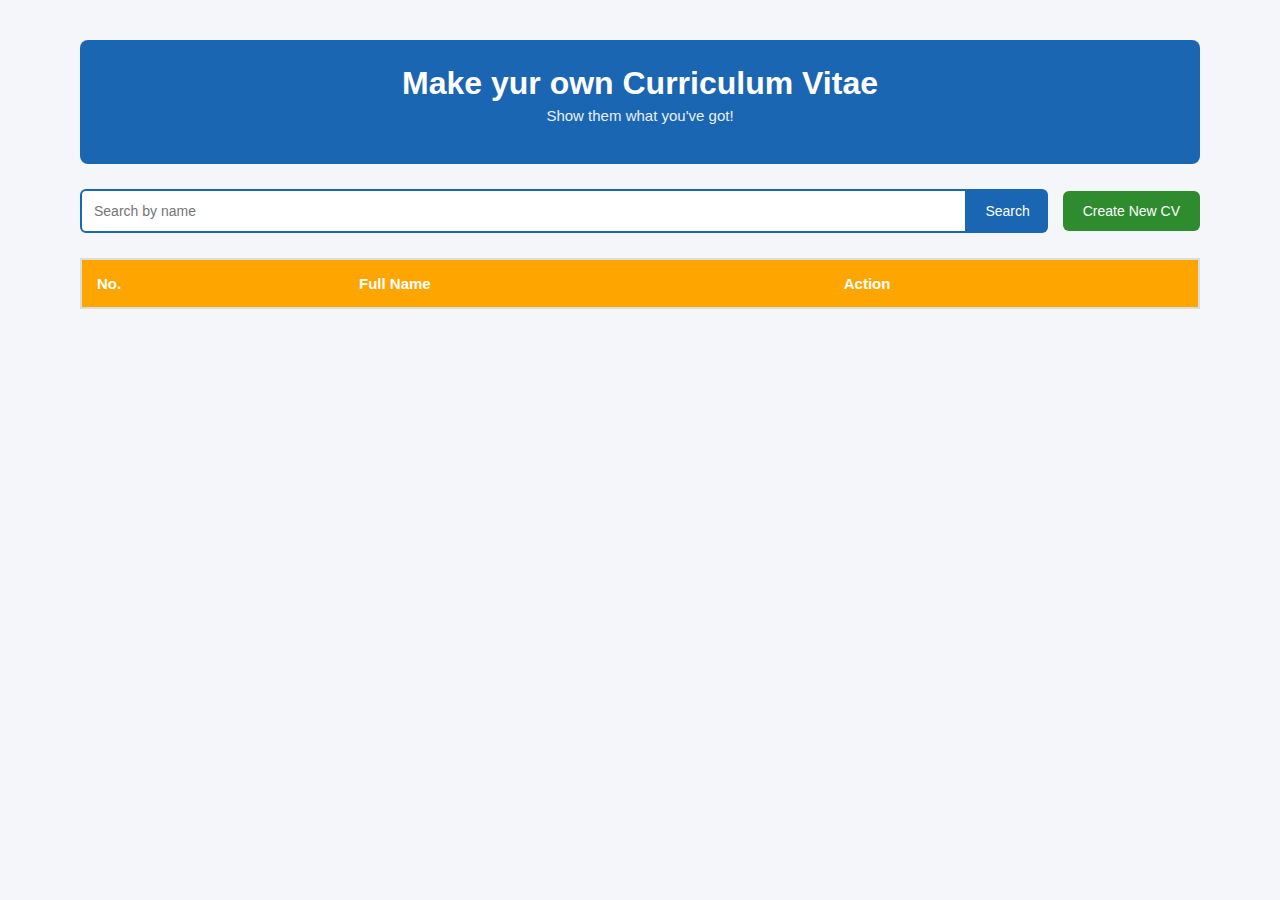
<file: index.html>
<!-- or home.html-->

<!DOCTYPE html>
<html lang="en">
<head>
    <meta charset="UTF-8">
    <meta name="viewport" content="width=device-width, initial-scale=1.0">
    <title>Curriculum Vitae</title>
    <link rel="icon" type="image/png" href="cvLogo.png"> <!--logo=====change filename based sa img-->
    <link rel="stylesheet" href="home.css"> 
</head>
<body>
    <div class="container">
        <header>
            <div>
                <h1>Make yur own Curriculum Vitae</h1>
                <p class="subtitle">Show them what you've got!</p>
            </div>
        </header>

        <div class="search-bar-container">
            <div class="search-wrapper">
                <input type="text" id="searchInput" placeholder="Search by name" class="search-input">
                <button class="search-btn" onclick="searchCV()">Search</button>
            </div>
            <a href="create.html" class="create-btn">Create New CV</a>
        </div>

        <div class="cv-list-container">
            <table class="cv-table">
                <thead>
                    <tr>
                        <th>No.</th>
                        <th>Full Name</th>
                        <th>Action</th>
                    </tr>
                </thead>
                <tbody id="cvTableBody">
                </tbody>
            </table>
        </div>
    </div>

    <script src="home.js"></script>
    
</body>
</html>
</file>
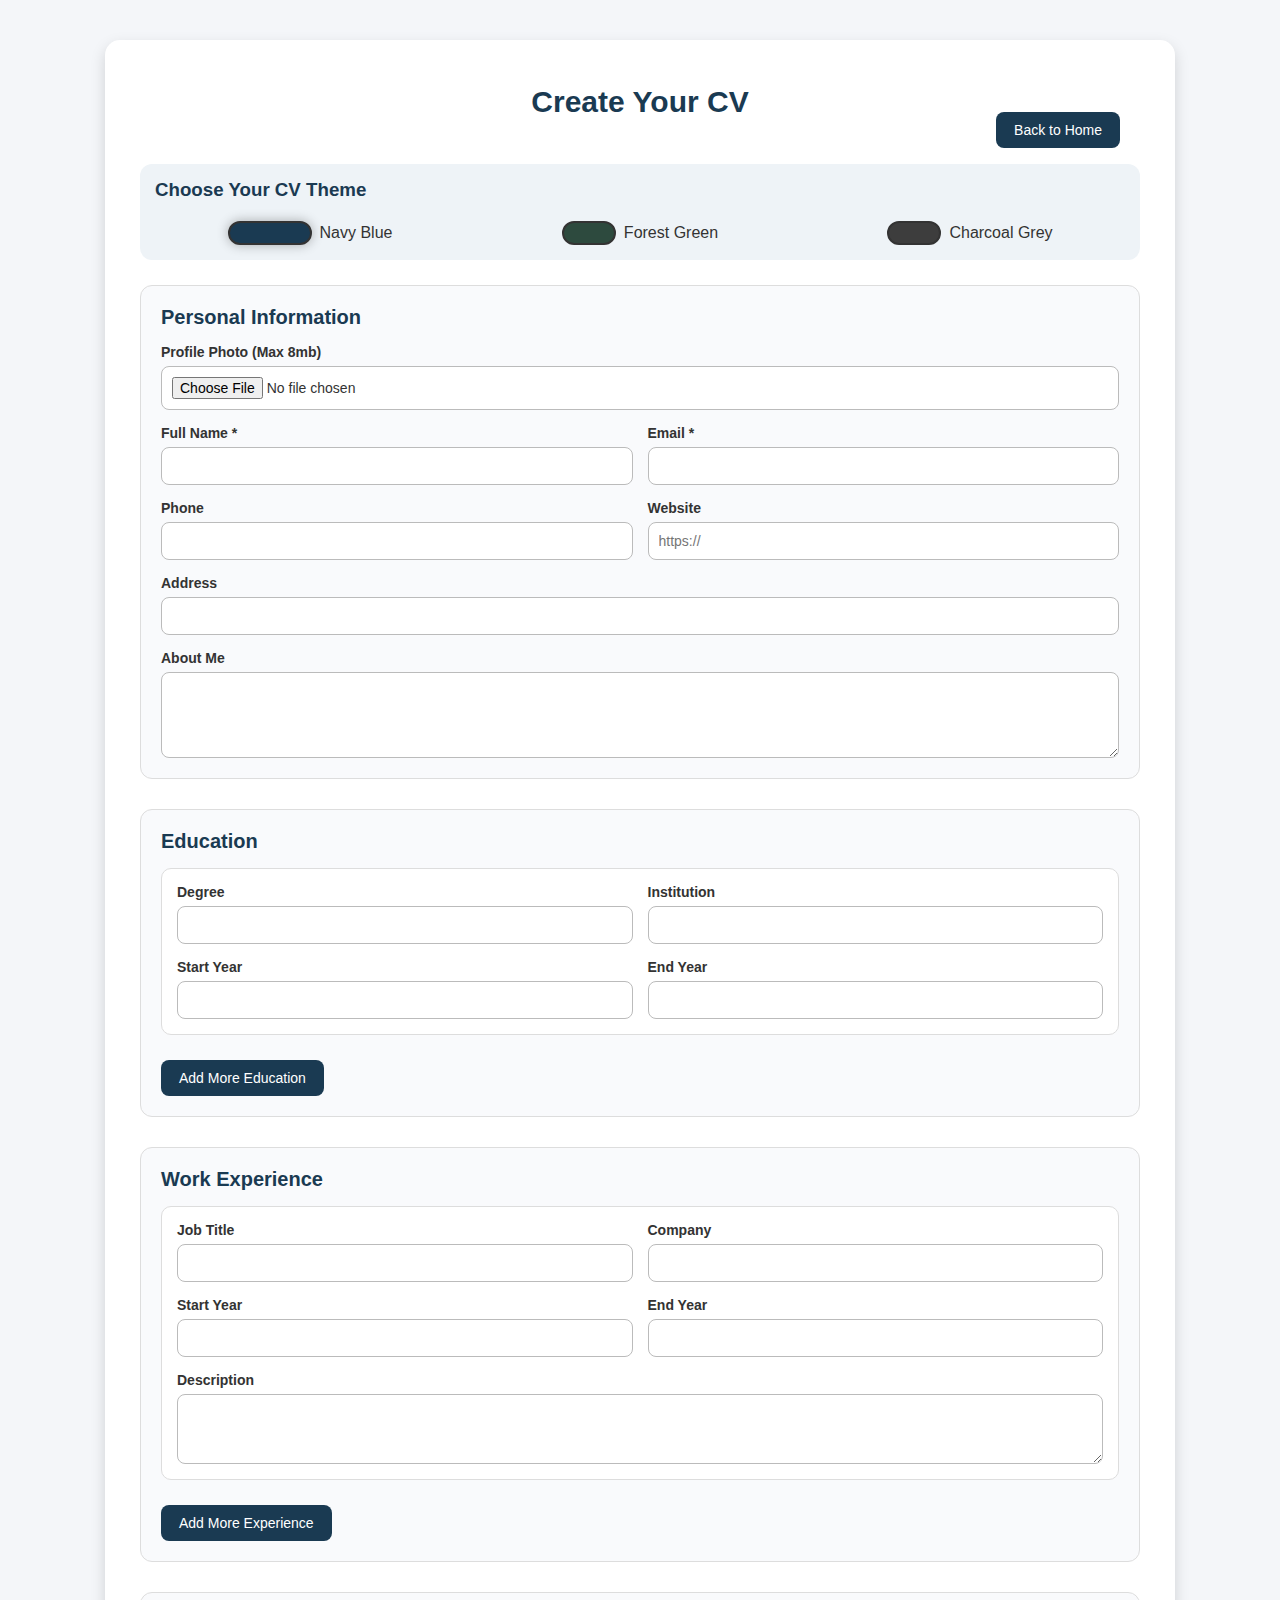
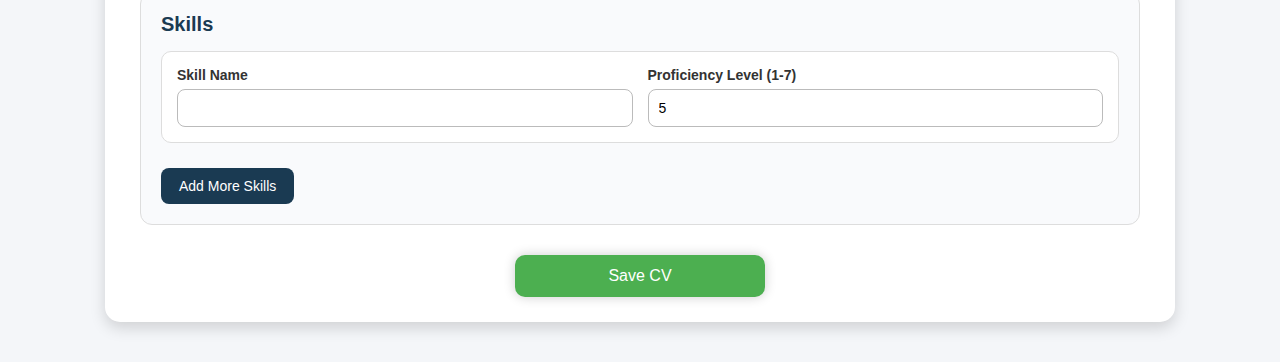
<file: create.html>
<!DOCTYPE html>
<html lang="en">

<head>
    <meta charset="UTF-8">
    <meta name="viewport" content="width=device-width, initial-scale=1.0">
    <title>Create CV</title>
    <link rel="stylesheet" href="create.css">
</head>

<body>
    <div class="container">
        <header>
            <h1>Create Your CV</h1>
            <a href="index.html" class="back-btn">Back to Home</a>
        </header>

        <form id="cvForm" class="cv-form">
            <div class="color-selector">
                <h3>Choose Your CV Theme</h3>
                <div class="color-options">
                    <label class="color-option">
                        <input type="radio" name="color_theme" value="#1a3a52" checked>
                        <span class="color-preview" style="background: #1a3a52;"></span>
                        <span class="color-name">Navy Blue</span>
                    </label>
                    <label class="color-option">
                        <input type="radio" name="color_theme" value="#2d4a3e">
                        <span class="color-preview" style="background: #2d4a3e;"></span>
                        <span class="color-name">Forest Green</span>
                    </label>
                    <label class="color-option">
                        <input type="radio" name="color_theme" value="#3d3d3d">
                        <span class="color-preview" style="background: #3d3d3d;"></span>
                        <span class="color-name">Charcoal Grey</span>
                    </label>
                </div>
            </div>

            <div class="form-section">
                <h2>Personal Information</h2>
                <div class="form-grid">
                    <div class="form-group full-width">
                        <label>Profile Photo (Max 8mb)</label>
                        <input type="file" id="profileImage" accept="image/*" class="file-input">
                        <div id="imagePreview"></div>
                    </div>
                    <div class="form-group">
                        <label>Full Name *</label>
                        <input type="text" id="fullName" required>
                    </div>
                    <div class="form-group">
                        <label>Email *</label>
                        <input type="email" id="email" required>
                    </div>
                    <div class="form-group">
                        <label>Phone</label>
                        <input type="tel" id="phone">
                    </div>
                    <div class="form-group">
                        <label>Website</label>
                        <input type="url" id="website" placeholder="https://">
                    </div>
                    <div class="form-group full-width">
                        <label>Address</label>
                        <input type="text" id="address">
                    </div>
                    <div class="form-group full-width">
                        <label>About Me</label>
                        <textarea id="aboutMe" rows="4"></textarea>
                    </div>
                </div>
            </div>

            <div class="form-section">
                <h2>Education</h2>
                <div id="educationContainer">
                    <div class="dynamic-entry">
                        <div class="form-grid">
                            <div class="form-group">
                                <label>Degree</label>
                                <input type="text" class="degree">
                            </div>
                            <div class="form-group">
                                <label>Institution</label>
                                <input type="text" class="institution">
                            </div>
                            <div class="form-group">
                                <label>Start Year</label>
                                <input type="text" class="edu_start_year">
                            </div>
                            <div class="form-group">
                                <label>End Year</label>
                                <input type="text" class="edu_end_year">
                            </div>
                        </div>
                    </div>
                </div>
                <button type="button" class="add-more-btn" onclick="addEducation()">Add More Education</button>
            </div>

            <div class="form-section">
                <h2>Work Experience</h2>
                <div id="experienceContainer">
                    <div class="dynamic-entry">
                        <div class="form-grid">
                            <div class="form-group">
                                <label>Job Title</label>
                                <input type="text" class="job_title">
                            </div>
                            <div class="form-group">
                                <label>Company</label>
                                <input type="text" class="company">
                            </div>
                            <div class="form-group">
                                <label>Start Year</label>
                                <input type="text" class="exp_start_year">
                            </div>
                            <div class="form-group">
                                <label>End Year</label>
                                <input type="text" class="exp_end_year">
                            </div>
                            <div class="form-group full-width">
                                <label>Description</label>
                                <textarea class="description" rows="3"></textarea>
                            </div>
                        </div>
                    </div>
                </div>
                <button type="button" class="add-more-btn" onclick="addExperience()">Add More Experience</button>
            </div>

            <div class="form-section">
                <h2>Skills</h2>
                <div id="skillsContainer">
                    <div class="dynamic-entry skill-entry">
                        <div class="form-grid">
                            <div class="form-group">
                                <label>Skill Name</label>
                                <input type="text" class="skill_name">
                            </div>
                            <div class="form-group">
                                <label>Proficiency Level (1-7)</label>
                                <input type="number" class="skill_level" min="1" max="7" value="5">
                            </div>
                        </div>
                    </div>
                </div>
                <button type="button" class="add-more-btn" onclick="addSkill()">Add More Skills</button>
            </div>

            <div class="form-actions">
                <button type="submit" class="save-btn">Save CV</button>
            </div>
        </form>
    </div>
    <script src="create.js"></script>
</body>

</html>
</file>
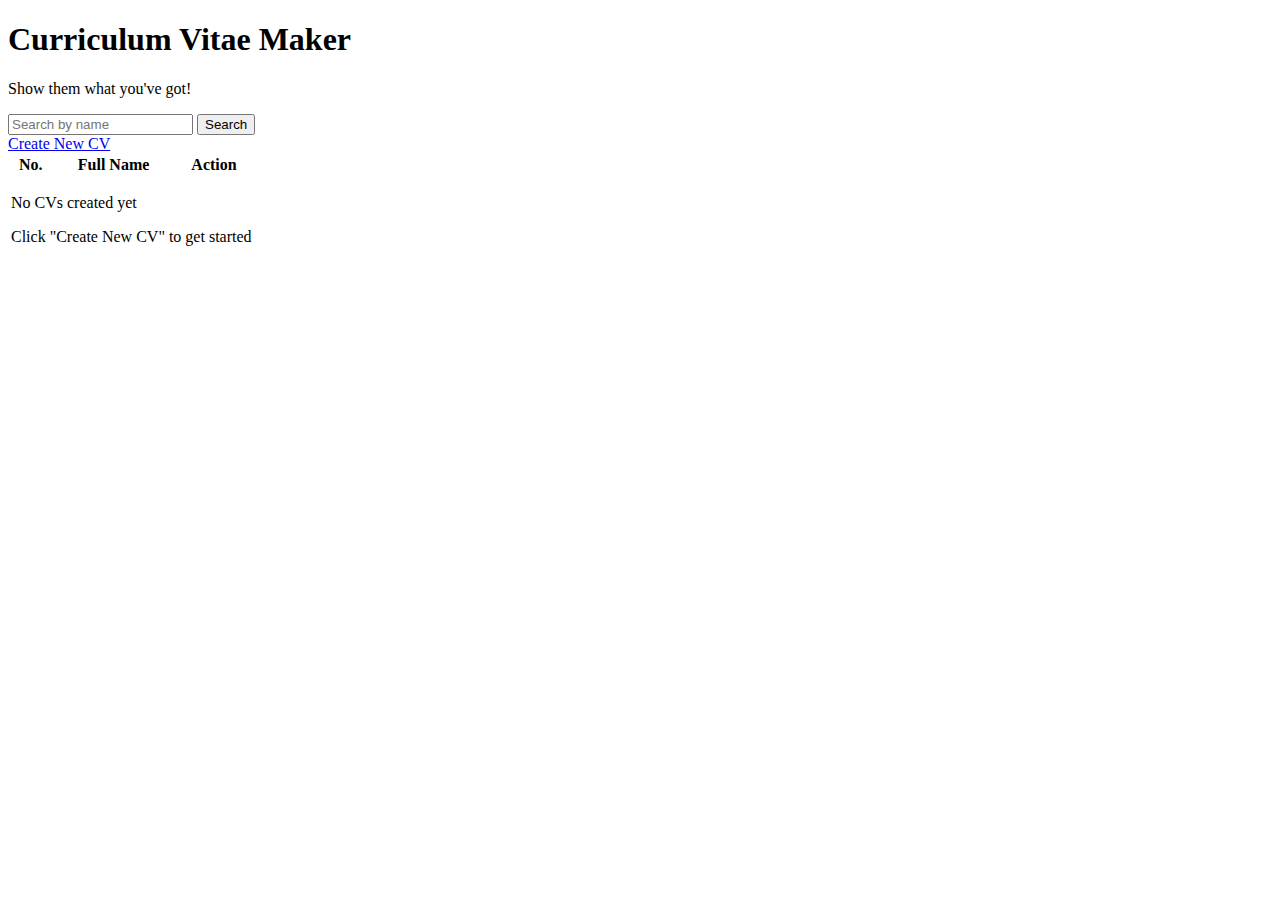
<file: home.html>
<!DOCTYPE html>
<html lang="en">
<head>
    <meta charset="UTF-8">
    <meta name="viewport" content="width=device-width, initial-scale=1.0">
    <title>CV Generator</title>
    <!--<link rel="stylesheet" href="styles.css"> Diana, tanggalin mo na lang itong comment if icoconnect mo na yung CSS file mo. if iba name, edit mo na lang -->
<body>
    <div class="container">
        <header>
            <div>
                <h1>Curriculum Vitae Maker</h1>
                <p class="subtitle">Show them what you've got!</p>
            </div>
        </header>

        <div class="search-bar-container">
            <div class="search-wrapper">
                <input type="text" id="searchInput" placeholder="Search by name" class="search-input">
                <button class="search-btn" onclick="searchCV()">Search</button>
            </div>
            <a href="create.html" class="create-btn">Create New CV</a>
        </div>

        <div class="cv-list-container">
            <table class="cv-table">
                <thead>
                    <tr>
                        <th>No.</th>
                        <th>Full Name</th>
                        <th>Action</th>
                    </tr>
                </thead>
                <tbody id="cvTableBody">
                </tbody>
            </table>
        </div>
    </div>

    <script>
        // for this part, sa local storage muna to. this is json scripting. Justine, if icoconnet mo naman na sa XAMPP database 
        //ito, pwede mo i delete tong script part. pag may errors, sabihan mo ako
        // i'll  convert them into PHP na lang para di u mahiraparnch
        function loadCVList() {
            const cvList = JSON.parse(localStorage.getItem('cvList') || '[]');
            const tbody = document.getElementById('cvTableBody');
            
            if (cvList.length === 0) {
                tbody.innerHTML = `
                    <tr>
                        <td colspan="3" class="empty-state">
                            <div class="empty-message">
                                <p>No CVs created yet</p>
                                <p class="empty-hint">Click "Create New CV" to get started</p>
                            </div>
                        </td>
                    </tr>
                `;
                return;
            }
            
            tbody.innerHTML = '';
            cvList.forEach((cv, index) => {
                const row = document.createElement('tr');
                row.className = 'cv-row';
                row.setAttribute('data-name', cv.fullName.toLowerCase());
                row.innerHTML = `
                    <td>${index + 1}</td>
                    <td class="name-cell">${cv.fullName}</td>
                    <td>
                        <a href="view.html?id=${cv.id}" class="view-btn">View</a>
                    </td>
                `;
                tbody.appendChild(row);
            });
        }
        //hanggang dito pwede i-remove, wag  lang lines 78-90

        // for search function
        function searchCV() {
            const searchTerm = document.getElementById('searchInput').value.toLowerCase();
            const rows = document.querySelectorAll('.cv-row');
            
            rows.forEach(row => {
                const name = row.getAttribute('data-name');
                row.style.display = name.includes(searchTerm) ? '' : 'none';
            });
        }

        // displaying real-time search
        document.getElementById('searchInput').addEventListener('input', searchCV);
        //line 92-93(can also delete this one)
        window.onload = loadCVList;
    </script>
    
</body>
</html>
</file>
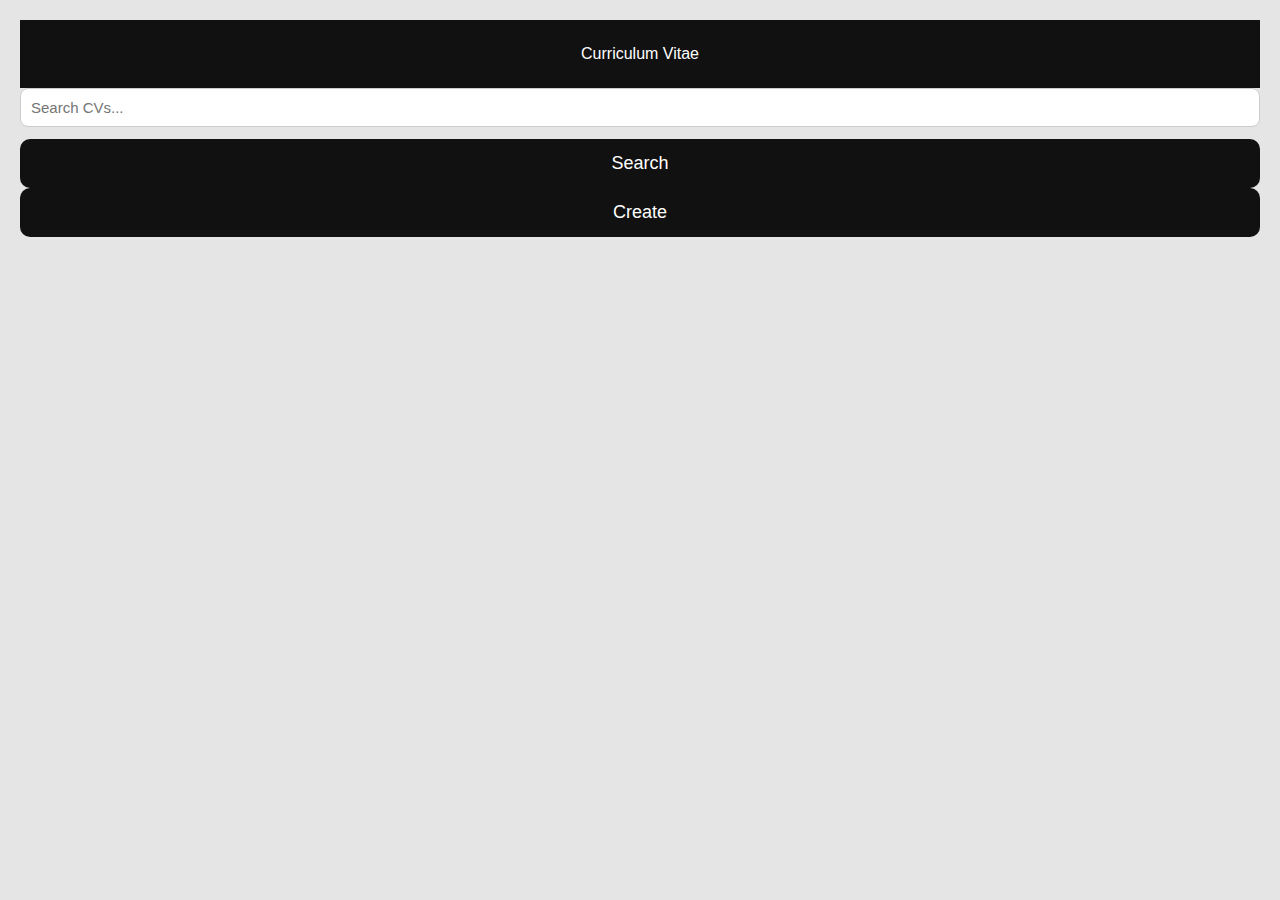
<file: maincode.html>
<!DOCTYPE html>
<html lang="en">
<head>
    <meta charset="UTF-8">
    <meta name="viewport" content="width=device-width, initial-scale=1.0">
    <link rel="stylesheet" href="styles.css">
    <title>Curriculum Vitae Generator</title>
</head>
<body>
    <div class="header">Curriculum Vitae</div>
    <div class="search">
        <input type="text" class="search-bar" placeholder="Search CVs..." id="searchInput">
        <button class="Search" onclick="searchCV()">Search</button>
        <button class="Create" onclick="createCV()">Create</button> <!-- hkcj-->
    </div>

    </div>

</body>
</html>
</file>
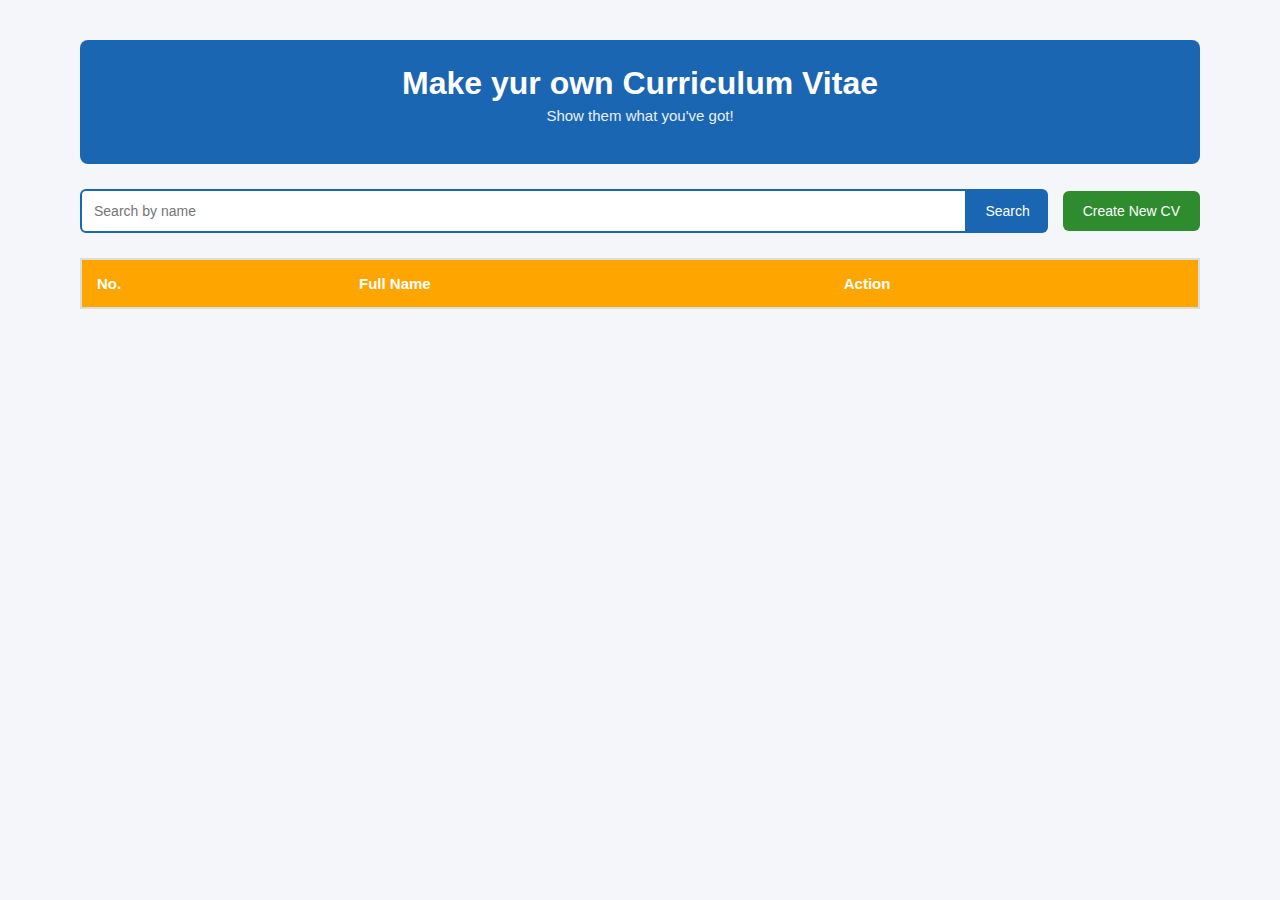
<file: update.html>
<!DOCTYPE html>
<html lang="en">
<head>
    <meta charset="UTF-8">
    <meta name="viewport" content="width=device-width, initial-scale=1.0">
    <title>Update CV</title>
    <link rel="stylesheet" href="update.css">
</head>
<body>
    <div class="container">
        <header>
            <h1>Update Your CV</h1>
            <a href="#" onclick="goBack()" class="back-btn">Back to View</a>
        </header>

        <form id="cvForm" class="cv-form">
            <!-- Color Theme Selector -->
            <div class="color-selector">
                <h3>Choose Your CV Theme</h3>
                <div class="color-options">
                    <label class="color-option">
                        <input type="radio" name="color_theme" value="#1a3a52">
                        <span class="color-preview" style="background: #1a3a52;"></span>
                        <span class="color-name">Navy Blue</span>
                    </label>
                    <label class="color-option">
                        <input type="radio" name="color_theme" value="#2d4a3e">
                        <span class="color-preview" style="background: #2d4a3e;"></span>
                        <span class="color-name">Forest Green</span>
                    </label>
                    <label class="color-option">
                        <input type="radio" name="color_theme" value="#3d3d3d">
                        <span class="color-preview" style="background: #3d3d3d;"></span>
                        <span class="color-name">Charcoal Grey</span>
                    </label>
                </div>
            </div>

            <!-- Personal Info -->
            <div class="form-section">
                <h2>Personal Information</h2>
                <div class="form-grid">
                    <div class="form-group full-width">
                        <label>Profile Photo</label>
                        <div id="currentImagePreview"></div>
                        <input type="file" id="profileImage" accept="image/*" class="file-input">
                        <div id="imagePreview"></div>
                    </div>
                    <div class="form-group">
                        <label>Full Name *</label>
                        <input type="text" id="fullName" required>
                    </div>
                    <div class="form-group">
                        <label>Email *</label>
                        <input type="email" id="email" required>
                    </div>
                    <div class="form-group">
                        <label>Phone</label>
                        <input type="tel" id="phone">
                    </div>
                    <div class="form-group">
                        <label>Website</label>
                        <input type="url" id="website" placeholder="https://">
                    </div>
                    <div class="form-group full-width">
                        <label>Address</label>
                        <input type="text" id="address">
                    </div>
                    <div class="form-group full-width">
                        <label>About Me</label>
                        <textarea id="aboutMe" rows="4"></textarea>
                    </div>
                </div>
            </div>

            <!-- Education -->
            <div class="form-section">
                <h2>Education</h2>
                <div id="educationContainer"></div>
                <button type="button" class="add-more-btn" onclick="addEducation()">Add More Education</button>
            </div>

            <!-- Work Experience -->
            <div class="form-section">
                <h2>Work Experience</h2>
                <div id="experienceContainer"></div>
                <button type="button" class="add-more-btn" onclick="addExperience()">Add More Experience</button>
            </div>

            <!-- Skills -->
            <div class="form-section">
                <h2>Skills</h2>
                <div id="skillsContainer"></div>
                <button type="button" class="add-more-btn" onclick="addSkill()">Add More Skills</button>
            </div>

            <div class="form-actions">
                <button type="submit" class="save-btn">Save Changes</button>
            </div>
        </form>
    </div>

    <!-- Link to external JS -->
    <script src="update.js"></script>
</body>
</html>
</file>
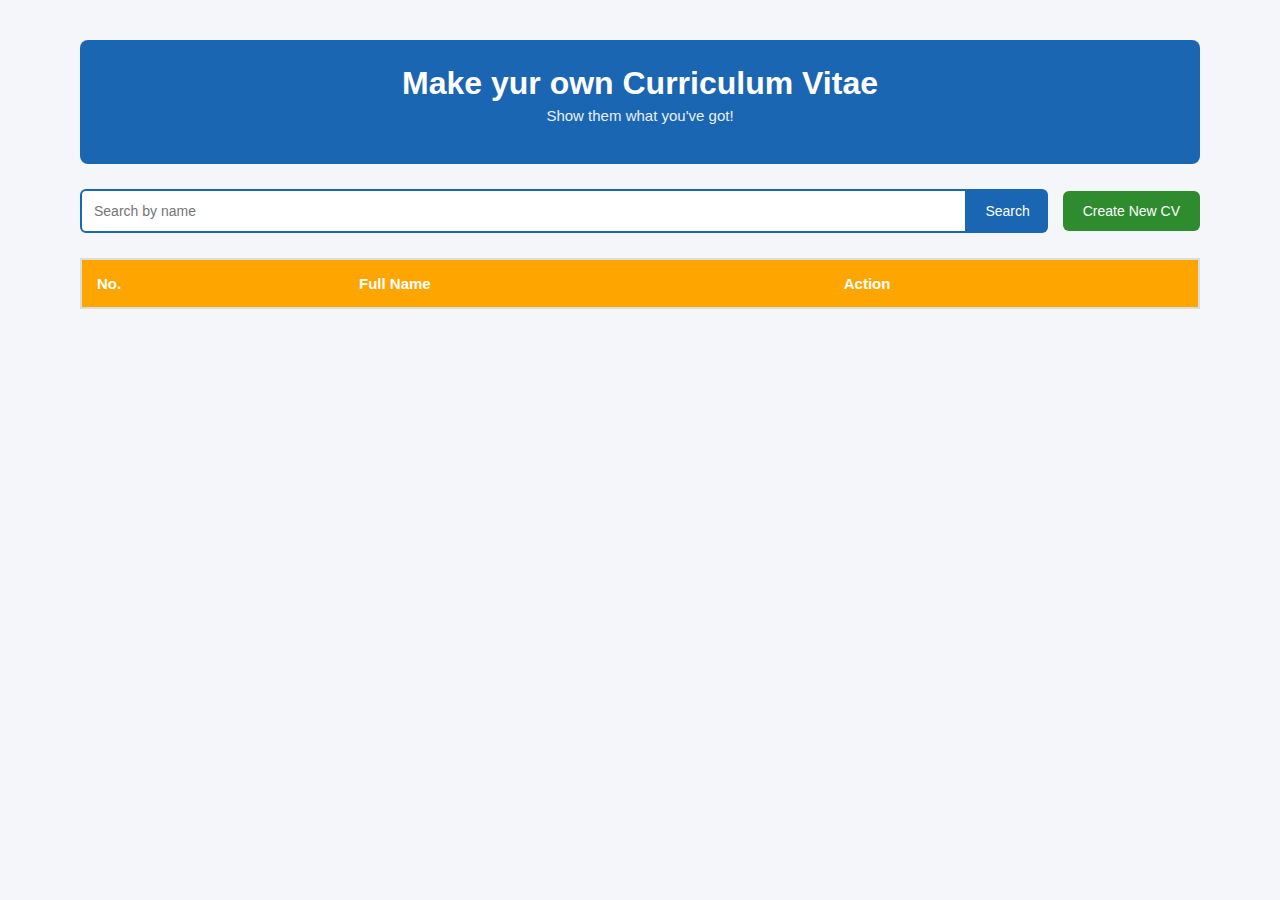
<file: view.html>
<!DOCTYPE html>
<html lang="en">

<head>
    <meta charset="UTF-8">
    <meta name="viewport" content="width=device-width, initial-scale=1.0">
    <title>Curriculum Vitae</title>
    <link rel="icon" type="image/png" href="cvLogo.png"> <!--logo=====change filename based sa img-->
    <link rel="stylesheet" href="view.css">
    <style id="themeStyle"></style>
</head>

<body>
    <div class="container">
        <header>
            <h1>Curriculum Vitae</h1>
            <a href="index.html" class="back-btn">Back to Home</a>
        </header>

        <div class="cv-preview-container" id="cvPreview">
            <div class="cv-layout">
                <div class="cv-sidebar">
                    <div class="cv-profile-section" id="profileSection"></div>

                    <div class="cv-name-section">
                        <h1 class="cv-name" id="cvName"></h1>
                        <p class="cv-title" id="cvProfession"></p>
                    </div>

                    <div class="cv-contact-section">
                        <h2 class="cv-section-title">
                            <span class="section-icon">Contact</span>
                        </h2>
                        <div id="contactInfo"></div>
                    </div>

                    <div class="cv-skills-section" id="skillsSection">
                        <h2 class="cv-section-title">
                            <span class="section-icon">Skills</span>
                        </h2>
                        <div id="skillsList"></div>
                    </div>
                </div>

                <div class="cv-content">
                    <div class="cv-about-section" id="aboutSection"></div>
                    <div class="cv-education-section" id="educationSection"></div>
                    <div class="cv-experience-section" id="experienceSection"></div>
                </div>
            </div>
        </div>

        <div class="cv-actions">
            <button onclick="updateCV()" class="action-btn update-btn">Update</button>
            <button onclick="deleteCV()" class="action-btn delete-btn">Delete</button>
            <button onclick="downloadCV()" class="action-btn download-btn">Download</button>
        </div>
    </div>

    <div id="confirmDialog" class="dialog-overlay">
        <div class="dialog-box">
            <h3 id="dialogTitle"></h3>
            <p id="dialogMessage"></p>
            <div class="dialog-actions">
                <button onclick="closeDialog()" class="dialog-btn cancel-btn">Cancel</button>
                <button id="confirmBtn" class="dialog-btn confirm-btn">Confirm</button>
            </div>
        </div>
    </div>

    <script src="view.js"></script>
</body>

</html>
</file>
<file: home.css>
body {
    margin: 0;
    padding: 0;
    font-family: Arial, sans-serif;
    background: #f4f6f9;
    color: #333;
}

.container {
    width: 100%;
    min-height: 100vh;
    padding: 40px 80px;
    box-sizing: border-box;
}

header {
    background: #1a66b3;
    padding: 25px;
    border-radius: 8px;
    margin-bottom: 25px;
    color: white;
    text-align: center;
}

header h1 {
    margin: 0;
    font-size: 32px;
    text-align: center;
}

.subtitle {
    margin-top: 5px;
    font-size: 15px;
    opacity: 0.9;
    text-align: center;
}

.search-bar-container {
    display: flex;
    justify-content: space-between;
    align-items: center;
    margin-bottom: 25px;
    gap: 15px;
    flex-wrap: wrap;
}

.search-wrapper {
    display: flex;
    flex: 1;
    max-width: 1000px;
}

.search-input {
    flex: 1;
    padding: 12px;
    border: 2px solid #1a66b3;
    border-radius: 6px 0 0 6px;
    font-size: 14px;
    outline: none;
}

.search-btn {
    padding: 12px 18px;
    border: none;
    background: #1a66b3;
    color: white;
    font-size: 14px;
    cursor: pointer;
    border-radius: 0 6px 6px 0;
    transition: 0.3s;
}

.search-btn:hover {
    background: #14508c;
}

.create-btn {
    text-decoration: none;
    background: #2e8b2e;
    color: white;
    padding: 12px 20px;
    border-radius: 6px;
    font-size: 14px;
    transition: 0.3s;
}

.create-btn:hover {
    background: #246d24;
}

.cv-list-container {
    margin-top: 20px;
    overflow-x: auto;
}

.cv-table {
    width: 100%;
    border-collapse: collapse;
    background: white;
    border: 2px solid #ddd;
}

.cv-table thead {
    background: orange;
    color: white;
    font-weight: bold;
}

.cv-table th,
.cv-table td {
    padding: 15px;
    text-align: left;
    font-size: 15px;
}

.cv-table tbody tr {
    border-bottom: 1px solid #ddd;
}

.cv-table tbody tr:hover {
    background: #f9f9f9;
}

.name-cell {
    font-weight: bold;
}

.view-btn {
    text-decoration: none;
    background: #1a66b3;
    color: white;
    padding: 8px 14px;
    border-radius: 6px;
    font-size: 13px;
    transition: 0.3s;
}

.view-btn:hover {
    background: #14508c;
}

.empty-state {
    text-align: center;
    padding: 50px;
}

.empty-message p {
    margin: 5px 0;
    font-size: 16px;
}

.empty-hint {
    font-size: 14px;
    color: gray;
}

@media (max-width: 768px) {
    .container {
        padding: 20px;
    }

    .search-bar-container {
        flex-direction: column;
        align-items: stretch;
    }

    .search-wrapper {
        width: 100%;
        max-width: 100%;
    }

    .create-btn {
        width: 100%;
        text-align: center;
    }
}
</file>
<file: create.css>
/* body ng page */
body {
    font-family: Arial, sans-serif;
    background: #f4f6f9;
    margin: 0;
    padding: 0;
    color: #333;
}

/* main wrapper ng content */
.container {
    width: 90%;
    max-width: 1000px;
    margin: 40px auto;
    background: #fff;
    padding: 25px 35px;
    border-radius: 15px;
    box-shadow: 0px 6px 15px rgba(0, 0, 0, 0.15);
}

/* header section */
header {
    position: relative;
    display: flex;
    justify-content: center;
    align-items: center;
    margin-bottom: 25px;
    text-align: center;
}

/* title sa header */
header h1 {
    font-size: 30px;
    margin-bottom: 20px;

    color: #1a3a52;
}

/* back button */
.back-btn {
    position: absolute;
    right: 0;
    text-decoration: none;
    background: #1a3a52;
    color: white;
    margin-top: 55px;
    margin-right: 20px;
    padding: 10px 18px;
    border-radius: 8px;
    font-size: 14px;
    transition: 0.3s;
}

.back-btn:hover {
    background: #143044;
}

/* bawat section ng form */
.form-section {
    margin-bottom: 30px;
    padding: 20px;
    border-radius: 12px;
    background: #f9fafc;
    border: 1px solid #ddd;
}

/* heading ng section */
.form-section h2 {
    margin-top: 0;
    font-size: 20px;
    color: #1a3a52;
    margin-bottom: 15px;
}

/* grid layout ng form fields */
.form-grid {
    display: grid;
    grid-template-columns: repeat(2, 1fr);
    gap: 15px;
}

/* full width input sa grid */
.full-width {
    grid-column: span 2;
}

/* wrapper ng label at input */
.form-group {
    display: flex;
    flex-direction: column;
}

/* label ng input */
.form-group label {
    font-weight: bold;
    margin-bottom: 6px;
    font-size: 14px;
}

/* style ng input at textarea */
.form-group input,
.form-group textarea {
    padding: 10px;
    border: 1px solid #bbb;
    border-radius: 8px;
    font-size: 14px;
    outline: none;
    transition: 0.3s;
}

/* focus effect sa input/textarea */
.form-group input:focus,
.form-group textarea:focus {
    border-color: #1a3a52;
    box-shadow: 0px 0px 5px rgba(26, 58, 82, 0.4);
}

/* file input style */
.file-input {
    padding: 8px;
    background: white;
    border-radius: 8px;
}

/* image preview sa form */
#imagePreview img {
    margin-top: 10px;
    border: 2px solid #1a3a52;
    padding: 5px;
}

/* color selector section */
.color-selector {
    margin-bottom: 25px;
    padding: 15px;
    border-radius: 12px;
    background: #eef3f7;
}

/* heading ng color selector */
.color-selector h3 {
    margin: 0 0 20px;
    color: #1a3a52;
}

/* container ng color options */
.color-options {
    display: flex;
    gap: 20px;
    width: 100%;
    justify-content: space-around;
}

/* single color option */
.color-option {
    display: flex;
    align-items: center;
    gap: 8px;
    cursor: pointer;
    flex: 1;
    justify-content: center;
}

/* hide radio input */
.color-option input[type="radio"] {
    display: none;
}

.color-options:hover {
    cursor: pointer;
}

/* expand color preview when checked */
.color-option input[type="radio"]:checked+.color-preview {
    width: 80px;
    box-shadow: 0 0 12px rgba(0, 0, 0, 0.3);
}

/* color preview dot */
.color-preview {
    width: 50px;
    height: 20px;
    border-radius: 50px;
    border: 2px solid #333;
    transition: width 0.3s ease, box-shadow 0.3s ease;
}

/* wrapper ng dynamic entry */
.dynamic-entry {
    margin-bottom: 15px;
    padding: 15px;
    border-radius: 10px;
    background: #fff;
    border: 1px solid #ddd;
}

/* button para mag-add ng bagong entry */
.add-more-btn {
    margin-top: 10px;
    background: #1a3a52;
    color: white;
    border: none;
    padding: 10px 18px;
    border-radius: 8px;
    cursor: pointer;
    font-size: 14px;
    transition: 0.3s;
}

.add-more-btn:hover {
    background: #143044;
}

/* button para mag-remove ng entry */
.remove-btn {
    margin-top: 10px;
    background: crimson;
    color: white;
    border: none;
    padding: 8px 15px;
    border-radius: 8px;
    cursor: pointer;
    font-size: 13px;
    transition: 0.3s;
}

.remove-btn:hover {
    background: darkred;
}

/* save button sa form */
.save-btn {
    max-width: 250px;
    width: 100%;
    margin: 0 auto;
    display: block;
    padding: 12px 24px;
    font-size: 16px;
    border: none;
    border-radius: 10px;
    background: #4caf50;
    color: white;
    cursor: pointer;
    transition: box-shadow 0.3s ease, transform 0.3s ease;
    box-shadow: 0 0 12px rgba(0, 0, 0, 0.2);
}

.save-btn:hover {
    background: #388e3c;
    box-shadow: 0 0 20px rgba(76, 175, 80, 0.6), 0 0 40px rgba(76, 175, 80, 0.4);
    transform: translateY(-2px);
}

/* responsive layout */
@media (max-width: 768px) {
    .form-grid {
        grid-template-columns: 1fr;
    }

    .full-width {
        grid-column: span 1;
    }

    header {
        flex-direction: column;
        gap: 15px;
        text-align: center;
    }

    .color-options {
        flex-direction: column;
        gap: 10px;
    }
}
</file>
<file: styles.css>
* {
    margin: 0;
    padding: 0;
    box-sizing: border-box;
    font-family: "Montserrat", sans-serif;
}

body {
    background: #e5e5e5;
    padding: 20px;
}

.container {
    max-width: 900px;
    margin: auto;
    background: white;
    border-radius: 15px;
    box-shadow: 0 5px 20px rgba(0,0,0,0.3);
    overflow: hidden;
}

.header {
    background: #111;
    color: white;
    text-align: center;
    padding: 25px;
}

.header h1 {
    font-size: 32px;
    font-weight: 600;
}

.contents {
    padding: 25px;
}

.cv-form {
    display: flex;
    flex-direction: column;
    gap: 20px;
}

.cv-header {
    display: flex;
    gap: 20px;
    align-items: center;
}

.profile-pic input {
    width: 150px;       
    height: 150px;      
    padding: 10px;
    border-radius: 10px;
    border: 2px solid #111;
    font-size: 16px;
    cursor: pointer;
}

.profile-pic input:hover {
    border-color: #333;
    background-color: #f5f5f5;
}

.header-text input {
    width: 100%;
    padding: 10px;
    margin-bottom: 10px;
    font-size: 16px;
    border: 1px solid #ccc;
    border-radius: 8px;
}

.cv-body {
    display: flex;
    gap: 20px;
}

.left-column,
.right-column {
    flex: 1;
}

.left-column h2,
.right-column h2 {
    font-size: 18px;
    margin: 15px 0 10px;
    color: #111;
    border-bottom: 2px solid gray;
    padding-bottom: 5px;
    font-weight: 600;
}

input, textarea {
    width: 100%;
    padding: 10px;
    margin-bottom: 12px;
    border: 1px solid #ccc;
    border-radius: 8px;
    font-size: 15px;
    font-family: "Montserrat", sans-serif;
}

textarea {
    resize: none;
    height: 80px;
}

button {
    width: 100%;
    padding: 14px;
    background: #111;
    color: white;
    font-size: 18px;
    border: none;
    border-radius: 10px;
    cursor: pointer;
    transition: background 0.3s;
}

button:hover {
    background: #333;
}

@media (max-width: 768px) {
    .cv-header {
        flex-direction: column;
        text-align: center;
    }

    .cv-body {
        flex-direction: column;
    }
}
</file>
<file: update.css>
@import url("view.css");
</file>
<file: view.css>
/* main wrapper ng page content */
.container {
    max-width: 1200px;
    margin: 20px auto;
    padding: 20px;
}

/* header ng page */
header {
    display: flex;
    justify-content: space-between;
    align-items: center;
    margin-bottom: 30px;
}

header h1 {
    font-size: 28px;
    margin: 0;
    color: #1a3a52;
    font-family: Arial, sans-serif;
}

/* button para bumalik sa home */
.back-btn {
    text-decoration: none;
    background: #1a3a52;
    color: white;
    padding: 10px 18px;
    border-radius: 8px;
    font-size: 14px;
    font-family: Arial, sans-serif;
    transition: 0.3s;
}

.back-btn:hover {
    background: #143044;
}

/* box ng CV preview */
.cv-preview-container {
    background: white;
    border-radius: 12px;
    overflow: hidden;
    box-shadow: 0 10px 40px rgba(0,0,0,0.15), 0 0 20px rgba(0,0,0,0.1);
}

/* grid layout ng sidebar + content */
.cv-layout {
    display: grid;
    grid-template-columns: 350px 1fr;
    min-height: 100vh;
}

/* left sidebar ng CV */
.cv-sidebar {
    background: var(--cv-theme-color);
    color: white;
    padding: 40px 30px;
}

/* profile pic + info */
.cv-profile-section {
    margin-bottom: 30px;
    text-align: center;
}

/* profile picture */
.cv-profile-image {
    width: 180px;
    height: 180px;
    border-radius: 12px;
    object-fit: cover;
    border: 4px solid rgba(255,255,255,0.2);
}

/* placeholder kapag walang photo */
.cv-profile-placeholder {
    width: 180px;
    height: 180px;
    border-radius: 12px;
    background: rgba(255,255,255,0.1);
    display: flex;
    align-items: center;
    justify-content: center;
    font-size: 16px;
    margin: 0 auto;
}

/* section ng pangalan at title */
.cv-name-section {
    text-align: center;
    margin-bottom: 40px;
    padding-bottom: 20px;
    border-bottom: 2px solid rgba(255,255,255,0.2);
}

/* name text */
.cv-name {
    font-size: 28px;
    font-weight: 700;
    margin-bottom: 8px;
    line-height: 1.2;
}

/* professional title text */
.cv-title {
    font-size: 14px;
    letter-spacing: 2px;
    opacity: 0.9;
}

/* title ng bawat sidebar section */
.cv-section-title {
    font-size: 18px;
    font-weight: 700;
    margin-bottom: 20px;
    padding-bottom: 10px;
    border-bottom: 2px solid rgba(255,255,255,0.2);
}

/*  icon sa section title */
.section-icon {
    font-size: 16px;
}

/* container ng contact info */
.cv-contact-section {
    margin-bottom: 35px;
}

/* container ng skills info */
.cv-skills-section {
    margin-bottom: 35px;
}

/* bawat contact line */
.cv-contact-item {
    display: flex;
    align-items: flex-start;
    gap: 12px;
    margin-bottom: 15px;
    font-size: 14px;
    line-height: 1.6;
}

/* icon sa contact line */
.contact-icon {
    font-size: 14px;
    flex-shrink: 0;
    font-weight: 600;
}

/* bawat skill block */
.cv-skill-item {
    margin-bottom: 18px;
}

/* pangalan ng skill */
.skill-name {
    font-weight: 600;
    margin-bottom: 8px;
    font-size: 14px;
}

/* container ng skill dots */
.skill-dots {
    display: flex;
    gap: 6px;
}

/* single dot */
.skill-dot {
    width: 12px;
    height: 12px;
    border-radius: 50%;
    background: rgba(255,255,255,0.3);
}

/* filled dot */
.skill-dot.filled {
    background: white;
}

/* main content area */
.cv-content {
    padding: 50px 45px;
    background: white;
}

/* section title sa content */
.cv-content-title {
    font-size: 22px;
    font-weight: 700;
    color: var(--cv-theme-color);
    margin-bottom: 20px;
    padding-bottom: 10px;
    border-bottom: 3px solid var(--cv-theme-color);
}

/* icon sa content title */
.title-icon {
    font-size: 18px;
}

/* about me section */
.cv-about-section {
    margin-bottom: 35px;
}

/* education section */
.cv-education-section {
    margin-bottom: 35px;
}

/* experience section */
.cv-experience-section {
    margin-bottom: 35px;
}

/* about text */
.cv-about-text {
    color: #4a5568;
    line-height: 1.8;
    font-size: 15px;
}

/* bawat entry sa education/experience */
.cv-entry {
    margin-bottom: 25px;
    padding-left: 20px;
    border-left: 3px solid var(--cv-theme-color);
}

/* header ng bawat entry */
.entry-header {
    display: flex;
    justify-content: space-between;
    align-items: flex-start;
    margin-bottom: 8px;
}

/* title ng entry */
.entry-title {
    font-size: 18px;
    font-weight: 700;
    color: #2d3748;
}

/* date sa entry */
.entry-date {
    color: #718096;
    font-size: 14px;
    font-weight: 600;
}

/* subtitle sa entry */
.entry-subtitle {
    font-style: italic;
    color: #718096;
    margin-bottom: 10px;
    font-size: 15px;
}

/* company name */
.entry-company {
    font-size: 18px;
    font-weight: 700;
    color: #2d3748;
    margin-bottom: 5px;
}

/* job title */
.entry-job-title {
    font-weight: 600;
    color: var(--cv-theme-color);
    margin-bottom: 10px;
    font-size: 16px;
}

/* list ng achievements/responsibilities */
.entry-description {
    list-style-position: inside;
    color: #4a5568;
    line-height: 1.7;
}

/* bawat item sa list */
.entry-description li {
    margin-bottom: 5px;
}

/* container ng action buttons */
.cv-actions {
    display: flex;                 /* flex para magkatabi ang buttons */
    justify-content: center;       /* center horizontally */
    align-items: center;           /* center vertically */
    gap: 15px;                     /* space sa pagitan ng buttons */
    margin-top: 20px;
}

/* general style ng buttons */
.action-btn {
    padding: 10px 20px;
    border: none;
    border-radius: 8px;
    font-weight: 700;
    cursor: pointer;
    transition: 0.3s;
    font-size: 15px;
}

/* update button */
.update-btn {
    background: #2b6cb0;
    color: white;
    padding: 10px 20px;
    border: none;
    border-radius: 8px;
    font-weight: 700;
    cursor: pointer;
    transition: 0.3s;
}

/* delete button */
.delete-btn {
    background: #e53e3e;
    color: white;
    padding: 10px 20px;
    border: none;
    border-radius: 8px;
    font-weight: 700;
    cursor: pointer;
    transition: 0.3s;
}

/* download button */
.download-btn {
    background: #38a169;
    color: white;
    padding: 10px 20px;
    border: none;
    border-radius: 8px;
    font-weight: 700;
    cursor: pointer;
    transition: 0.3s;
}

/* overlay ng popup */
.dialog-overlay {
    position: fixed;
    top: 0;
    left: 0;
    width: 100%;
    height: 100%;
    background: rgba(0,0,0,0.4);
    display: none;
    justify-content: center;
    align-items: center;
    z-index: 1000;
}

/* popup box */
.dialog-box {
    background: white;
    padding: 25px 30px;
    border-radius: 12px;
    max-width: 400px;
    text-align: center;
    box-shadow: 0 4px 15px rgba(0,0,0,0.2);
}

/* container ng dialog buttons */
.dialog-actions {
    display: flex;
    justify-content: space-between;
    margin-top: 20px;
}

/* general dialog button */
.dialog-btn {
    padding: 8px 16px;
    font-weight: 600;
    border: none;
    border-radius: 8px;
    cursor: pointer;
    transition: 0.3s;
}

/* cancel button */
.cancel-btn { 
    background: #718096; 
    color: white; 
}

.cancel-btn:hover { 
    background: #4a5568; 
}

/* confirm button */
.confirm-btn { 
    background: #e53e3e; 
    color: white; 
}

.confirm-btn:hover { 
    background: #c53030; 
}

/* responsive layout */
@media (max-width: 900px) {
    .cv-layout { grid-template-columns: 1fr; }
    .cv-content { padding: 30px 20px; }
    .cv-sidebar { padding: 30px 20px; }
    .cv-actions { flex-direction: column; gap: 10px; }
}
</file>
